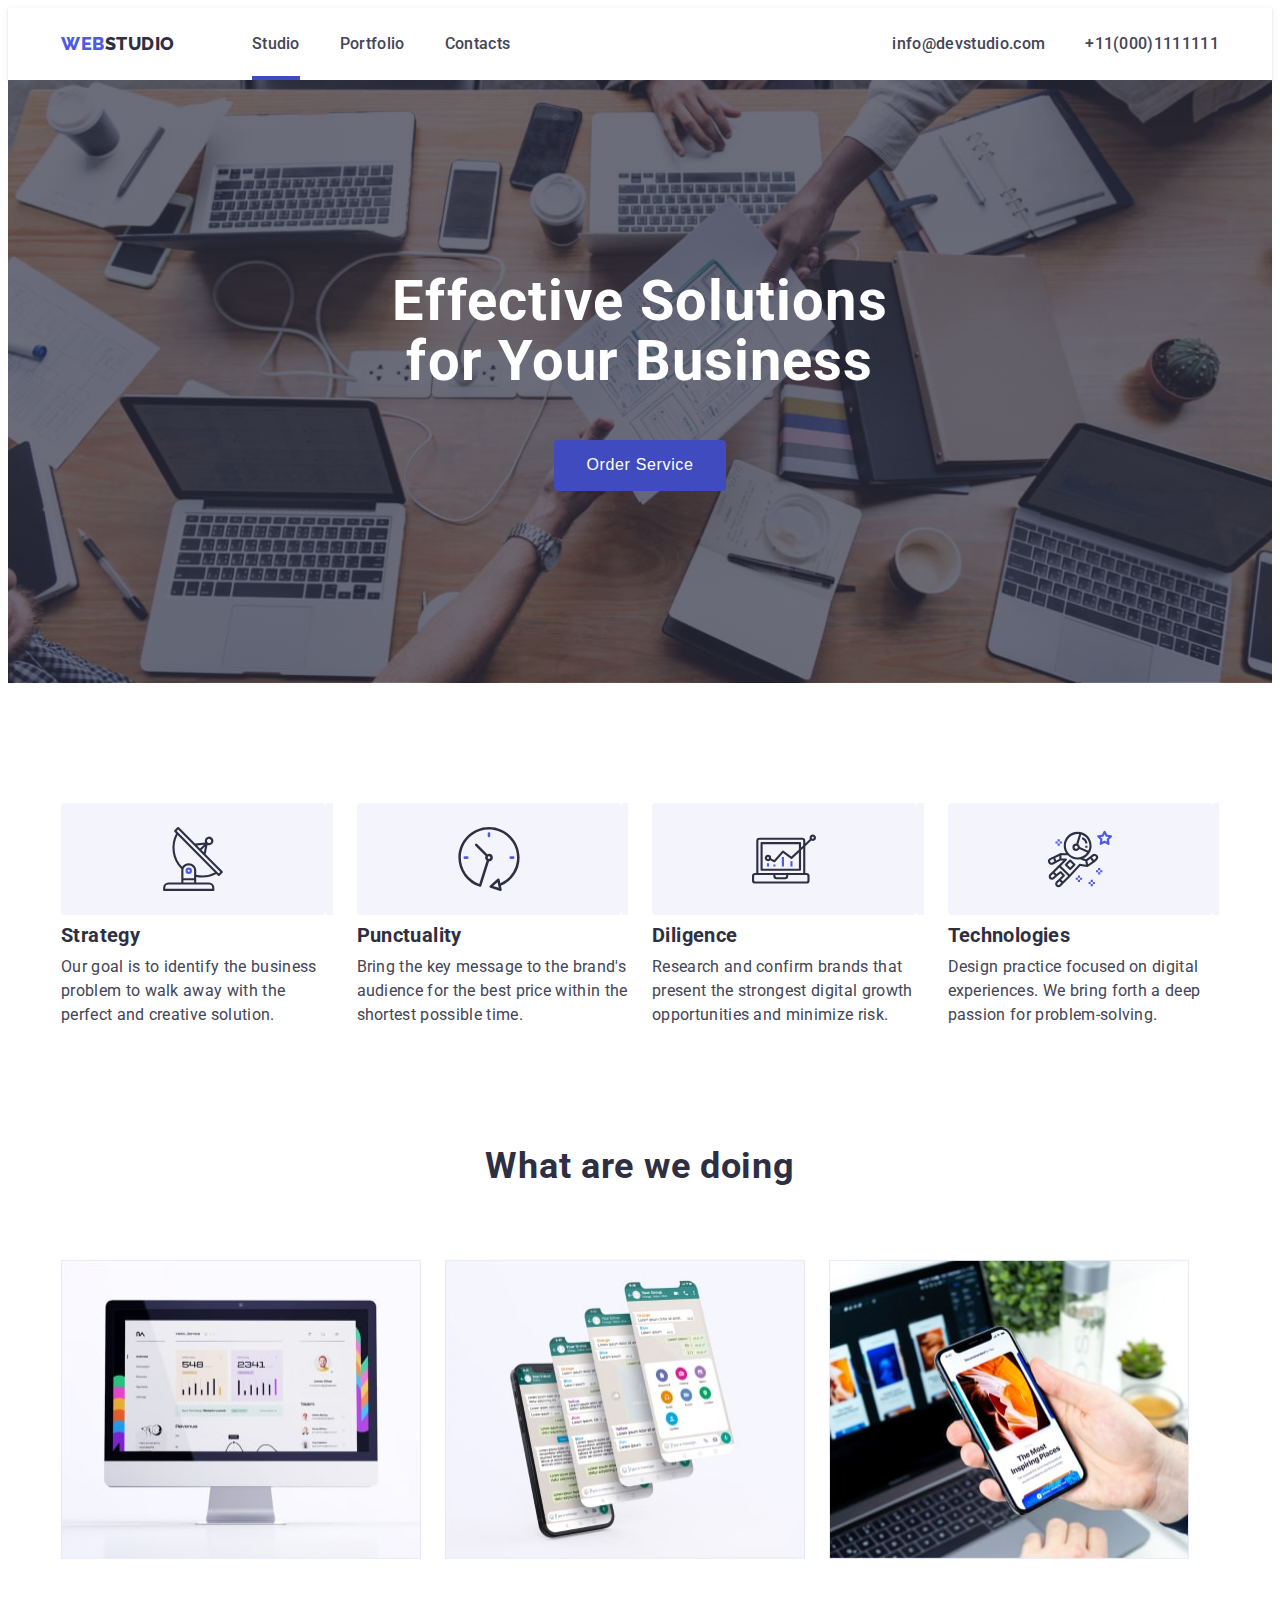
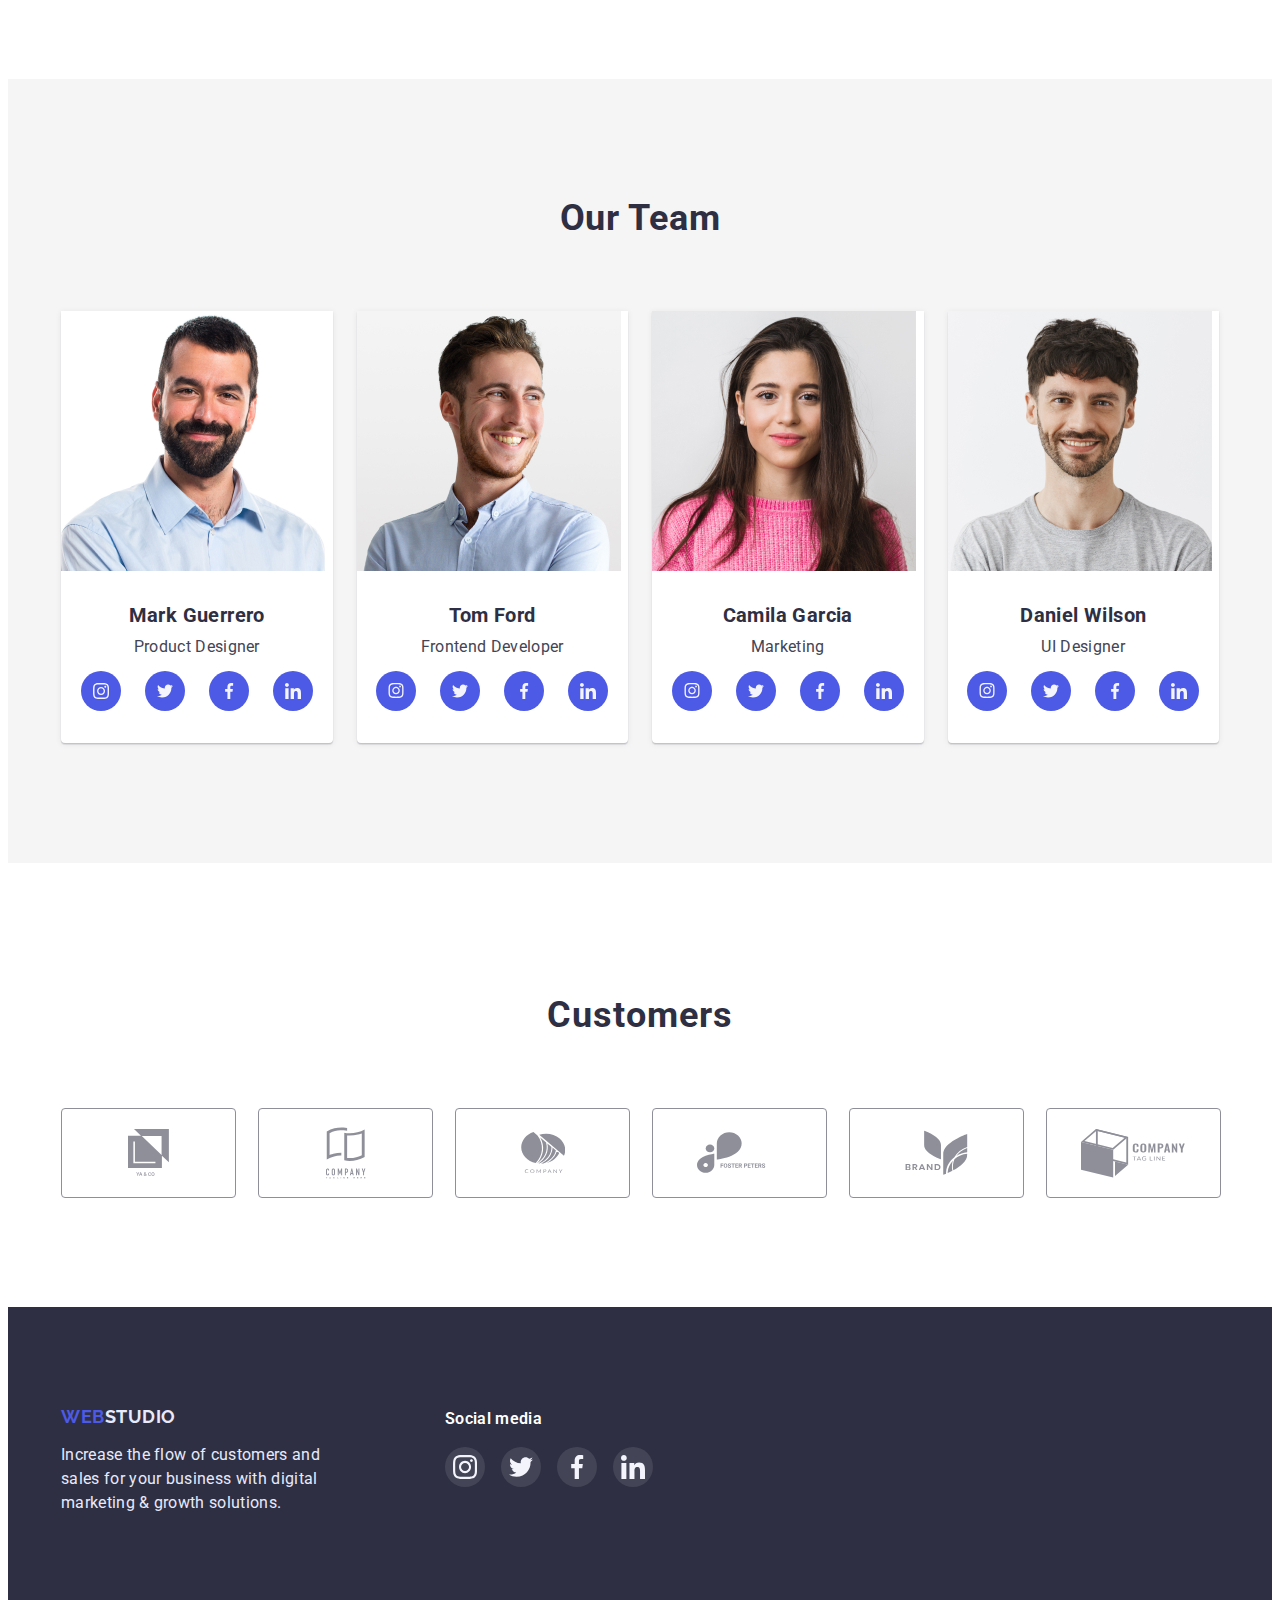
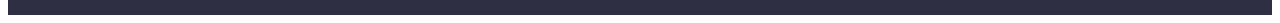
<file: index.html>
<!DOCTYPE html>
<html lang="en">
<head>
    <meta charset="UTF-8">
    <meta http-equiv="X-UA-Compatible" content="IE=edge">
    <meta name="viewport" content="width=device-width, initial-scale=1.0">
    <title>WEBSTUDIO</title>
    <link rel="preconnect" href="https://fonts.googleapis.com">
<link rel="preconnect" href="https://fonts.gstatic.com" crossorigin>
<link href="https://fonts.googleapis.com/css2?family=Raleway:wght@800&family=Roboto:wght@400;500;700;900&display=swap" rel="stylesheet">

<link rel="stylesheet" 
href="https://cdnjs.cloudflare.com/ajax/libs/modern-normalize/1.1.0/modern-normalize.min.css"
integrity="sha512-wpPYUAdjBVSE4KJnH1VR1HeZfpl1ub8YT/NKx4PuQ5NmX2tKuGu6U/JRp5y+Y8XG2tV+wKQpNHVUX03MfMFn9Q==" 
crossorigin="anonymous" referrerpolicy="no-referrer" />

<link rel="stylesheet" href="./css/style.css">
</head>
<body class="body">
    
     <header class="header">
        <div class="container header-container">
            <nav class="logo-nav">
            <a class="link-webstudio" href="/"> <span>WEB</span>STUDIO</a>
                
                <ul class="header-nav list">
                    <li class="list-item "><a class="header-link link-underline" href="./index.html">Studio</a></li>
                    <li class="list-item "><a class="header-link " href="./portfolio.html">Portfolio</a></li>
                    <li class="list-item "><a class="header-link" href="/">Contacts</a></li>
                </ul>
    
            </nav>

            <ul class="header-list list">
                <li class="list-item ">
                    <a class="header-link" href="mailto:info@devstudio.com">
                       info@devstudio.com
                    </a>
                </li>

                <li class="list-item  phone-item">
                    <a class="header-link" href="tel:+11(000)1111111">
                        
                        +11(000)1111111
                       
                    </a>
                </li>
            </ul>
             
        </div>
           

    </header>
    

    <main>
        <!--Section 1-->

        <section class="effective">
            <div class="container">
                <h1 class="tittle-effective-solutions">Effective Solutions <br> for Your Business</h1>
                <button type="button" class="btn-orderservice" data-modal-open>Order Service</button>
            </div>
              
        </section>

<!--Section2-->
        <section class="advantages section" >

            <div class="container">
                <h2 class="visually-hidden">Our advantages</h2>

           
                    <ul class="text-list list">
                        <li class="tittel-item item item-lamp ">
                            <h3 class="tittle-top">Strategy</h3>
                            <p class="text-top">Our goal is to identify the business
                                problem to walk away with the perfect and creative solution. </p>
                        </li>
                        <li class="tittle-item item icon-watch">
                            <h3 class="tittle-top">Punctuality</h3>
                            <p class="text-top">Bring the key message to the brand's audience for the best price within the shortest possible time.
                            </p>
                        </li>
                        <li class="tittle-item item icon-comp">
                            <h3 class="tittle-top">Diligence</h3>
                            <p class="text-top">Research and confirm brands that present the strongest digital growth opportunities and minimize risk.</p>
                        </li>
                        <li class="tittle-item item item-space">
                            <h3 class="tittle-top">Technologies</h3>
                            <p class="text-top">Design practice focused on digital experiences. We bring forth a deep passion for problem-solving.</p>
                        </li>
                    </ul>
                
            </div>
            
        </section>
<!--Section 3-->

<section class="gallery-section section">
    
        <div class="container">
            <h2 class="tittle-gallary-work tittle-gallery">What are we doing</h2>
            <ul class="image-list list">
                <li class="photo-item" >
                    <img  width="360" height="300" src="./images/image1.jpeg" alt="Photo 1">
                </li>
                <li class="photo-item" >
                    <img width="360" height="300" src="./images/image2.jpeg" alt="Photo 2">
                </li>
                <li class="photo-item" >
                    <img width="360" height="300" src="./images/image3.jpeg" alt="Photo 3">
                </li>
            </ul>
       
    </div>
   
   
</section>

<!--Section4-->

<section class="our-team section">
    <div class="container">
        <h2 class="tittle-team tittle-gallery">Our Team</h2>

        <ul class="image-team-list list">
         <li class="team-item">
            <img  src="./images/photon1.jpeg" alt="name1">
            <div class="team-box">
                <h3 class="tittle-top">Mark Guerrero</h3>
                <p class="text-top">Product Designer</p>


                <ul class="social-list list">
                    
                    <li class="social-item">
                        <a  href="#" class="social-link instagram" >
                           <svg width="16" height="16" class="svg-icon">
                            <use href="./images/icons.svg/symbol-defs.svg#icon-instagram"></use>
                           </svg>
                        </a>
                       
                    </li>
                    <li class="social-item">
                        <a class="social-link twitter" href="#">
                            <svg width="16" height="16" class="svg-icon">
                             <use href="./images/icons.svg/symbol-defs.svg#icon-twitter"></use>
                            </svg>
                         </a>
                    </li>
                    <li class="social-item">
                        <a  class="social-link facebook" href="#">
                            <svg width="16" height="16" class="svg-icon">
                             <use href="./images/icons.svg/symbol-defs.svg#icon-facebook"></use>
                            </svg>
                         </a>
                    </li>
                    <li class="social-item">
                        <a class="social-link linkedin" href="#">
                            <svg width="16" height="16" class="svg-icon">
                             <use href="./images/icons.svg/symbol-defs.svg#icon-linkedin"></use>
                            </svg>
                         </a>
                    </li>
                </ul>
            </div>
               
           
            
        </li>
            <li class="team-item">
                <img src="./images/photon2.jpeg" alt="name2">
               <div class="team-box">
                <h3 class="tittle-top">Tom Ford</h3>
                <p class="text-top">Frontend Developer</p>

                <ul class="social-list list">
                    
                    <li class="social-item">
                        <a  href="#" class="social-link instagram">
                           <svg width="16" height="15" class="svg-icon">
                            <use href="./images/icons.svg/symbol-defs.svg#icon-instagram"></use>
                           </svg>
                        </a>
                       
                    </li>
                    <li class="social-item">
                        <a  class="social-link twitter" href="#">
                            <svg width="16" height="16" class="svg-icon">
                             <use href="./images/icons.svg/symbol-defs.svg#icon-twitter"></use>
                            </svg>
                         </a>
                    </li>
                    <li class="social-item">
                        <a class="social-link facebook" href="#">
                            <svg width="16" height="16" class="svg-icon">
                             <use href="./images/icons.svg/symbol-defs.svg#icon-facebook"></use>
                            </svg>
                         </a>
                    </li>
                    <li class="social-item">
                        <a  class="social-link linkedin" href="#">
                            <svg width="16" height="16" class="svg-icon">
                             <use href="./images/icons.svg/symbol-defs.svg#icon-linkedin"></use>
                            </svg>
                         </a>
                    </li>
                </ul>
               </div>
                    
              
            </li>

            <li class="team-item">
                <img src="./images/photon3.jpeg" alt="name3">
             <div class="team-box">
                <h3 class="tittle-top">Camila Garcia</h3>
                <p class="text-top">Marketing</p>

                <ul class="social-list list">
                    
                    <li class="social-item">
                        <a href="#" class="social-link instagram">
                           <svg width="16" height="15" class="svg-icon">
                            <use href="./images/icons.svg/symbol-defs.svg#icon-instagram"></use>
                           </svg>
                        </a>
                       
                    </li>
                    <li class="social-item">
                        <a  class="social-link twitter" href="#">
                            <svg width="16" height="16" class="svg-icon">
                             <use href="./images/icons.svg/symbol-defs.svg#icon-twitter"></use>
                            </svg>
                         </a>
                    </li>
                    <li class="social-item">
                        <a  class="social-link facebook" href="#">
                            <svg width="16" height="16" class="svg-icon">
                             <use href="./images/icons.svg/symbol-defs.svg#icon-facebook"></use>
                            </svg>
                         </a>
                    </li>
                    <li class="social-item">
                        <a class="social-link linkedin" href="#">
                            <svg width="16" height="16" class="svg-icon">
                             <use href="./images/icons.svg/symbol-defs.svg#icon-linkedin"></use>
                            </svg>
                         </a>
                    </li>
                </ul>
             </div>
                  
            </li>

            <li class="team-item">
                <img  src="./images/photon4.jpeg" alt="name4">
                <div class="team-box">
                    <h3 class="tittle-top">Daniel Wilson</h3>
                    <p class="text-top">UI Designer</p>

                    <ul class="social-list list">
                    
                        <li class="social-item">
                            <a   href="#" class="social-link instagram">
                               <svg width="16" height="15" class="svg-icon">
                                <use href="./images/icons.svg/symbol-defs.svg#icon-instagram"></use>
                               </svg>
                            </a>
                           
                        </li>
                        <li class="social-item">
                            <a class="social-link twitter" href="#">
                                <svg width="16" height="16" class="svg-icon">
                                 <use href="./images/icons.svg/symbol-defs.svg#icon-twitter"></use>
                                </svg>
                             </a>
                        </li>
                        <li class="social-item">
                            <a  class="social-link facebook" href="#">
                                <svg width="16" height="16" class="svg-icon">
                                 <use href="./images/icons.svg/symbol-defs.svg#icon-facebook"></use>
                                </svg>
                             </a>
                        </li>
                        <li class="social-item">
                            <a  class="social-link linkedin" href="#">
                                <svg width="16" height="16" class="svg-icon">
                                 <use href="./images/icons.svg/symbol-defs.svg#icon-linkedin"></use>
                                </svg>
                             </a>
                        </li>
                    </ul>
                
                </div>
                    
               
            </li>
        </ul>
    

    </div>
    
       
   
</section>

<!--Section5-->

<section class="clients-section">
    <div class="container">
        <h3 class="tittle-customers">Customers</h3>

        <ul class="client-list list">
           <li class="clients-item">
            <a class="clients-link" href="#">
                <svg class="svg-client-icon" width="41" height="47">
                    <use href="./images/icons.svg/symbol-defs3.svg#icon-ya-co">
                    </use>
                </svg>
            </a>
           </li>

            <li class="clients-item">
                <a class="clients-link" href="#">
                    <svg class="svg-client-icon" width="40" height="52" >
                        <use href="./images/icons.svg/symbol-defs3.svg#icon-tag-line">
        
                        </use>
                    </svg>
                </a>
            </li>

            <li class="clients-item">
                <a class="clients-link" href="#">
                    <svg class="svg-client-icon" width="44" height="41">
                        <use href="./images/icons.svg/symbol-defs3.svg#icon-company">
        
                        </use>
                    </svg>
                </a>
            </li>

            <li class="clients-item">
                <a class="clients-link" href="#">
                    <svg class="svg-client-icon" width="84" height="41" >
                        <use href="./images/icons.svg/symbol-defs3.svg#icon-foster">
        
                        </use>
                    </svg>
                </a>
            </li>

            <li class="clients-item">
                <a class="clients-link" href="#">
                    <svg class="svg-client-icon" width="63" height="45" >
                        <use href="./images/icons.svg/symbol-defs3.svg#icon-brand">
        
                        </use>
                    </svg>
                </a>
            </li>

            <li class="clients-item">
                <a class="clients-link" href="#">
                    <svg class="svg-client-icon" width="104" height="56">
                        <use href="./images/icons.svg/symbol-defs3.svg#icon-tag">
        
                        </use>
                    </svg>
                </a>
            </li>
        </ul>
    </div>
    
</section>

    </main>

    <footer class="footer section">
        <div class="container box-footer">
            <div class="web-footer-box">
                <a class="link-webstudio-footer" href="./index.html"> <span>WEB</span>STUDIO</a>
                <p class="text-footer">
                    Increase the flow of customers and sales for your business with digital marketing & growth solutions.
                </p>
            </div>
            
            <div class="media-box">
                <h3 class="tittle-media-footer">Social media</h3>
               
                <ul class="media-footer-list list">
                        <li class="media-footer-item">
                            <a class="media-footer-link" href="#">
                                <svg class="svg-media" width="24" height="24">
                                    <use href="./images/icons.svg/symbol-defs.svg#icon-instagram">

                                    </use>
                                </svg>
                            </a>
                        </li>
                            <li class="media-footer-item">
                                <a class="media-footer-link" href="#">
                                    <svg class="svg-media" width="24" height="24">
                                        <use href="./images/icons.svg/symbol-defs.svg#icon-twitter">
    
                                        </use>
                                    </svg>
                                </a>
                        </li>
                        <li class="media-footer-item">
                            <a class="media-footer-link" href="#">
                                <svg class="svg-media" width="24" height="24">
                                    <use href="./images/icons.svg/symbol-defs.svg#icon-facebook">

                                    </use>
                                </svg>
                            </a>
                     </li>

                     <li class="media-footer-item">
                        <a class="media-footer-link" href="#">
                            <svg class="svg-media" width="24" height="24">
                                <use href="./images/icons.svg/symbol-defs.svg#icon-linkedin">

                                </use>
                            </svg>
                        </a>
                  </li>
              </ul>   
            
            </div>
        </div>

       

    </footer>

    <!-- modal -->

    <div class="backdrop is-hidden" data-modal >
        <div class="modal" >
            <button data-modal-close type="button" class="modal-btn" >
                <svg class="modal-icon" width="8" height="8">
                    <use href="./images/icons.svg/symbol-defs1.svg#icon-modal-icon"></use>
                </svg>
            </button>

        </div>
    </div>

<script src="./js/modal.js"></script>

</body>
</html>
</file>
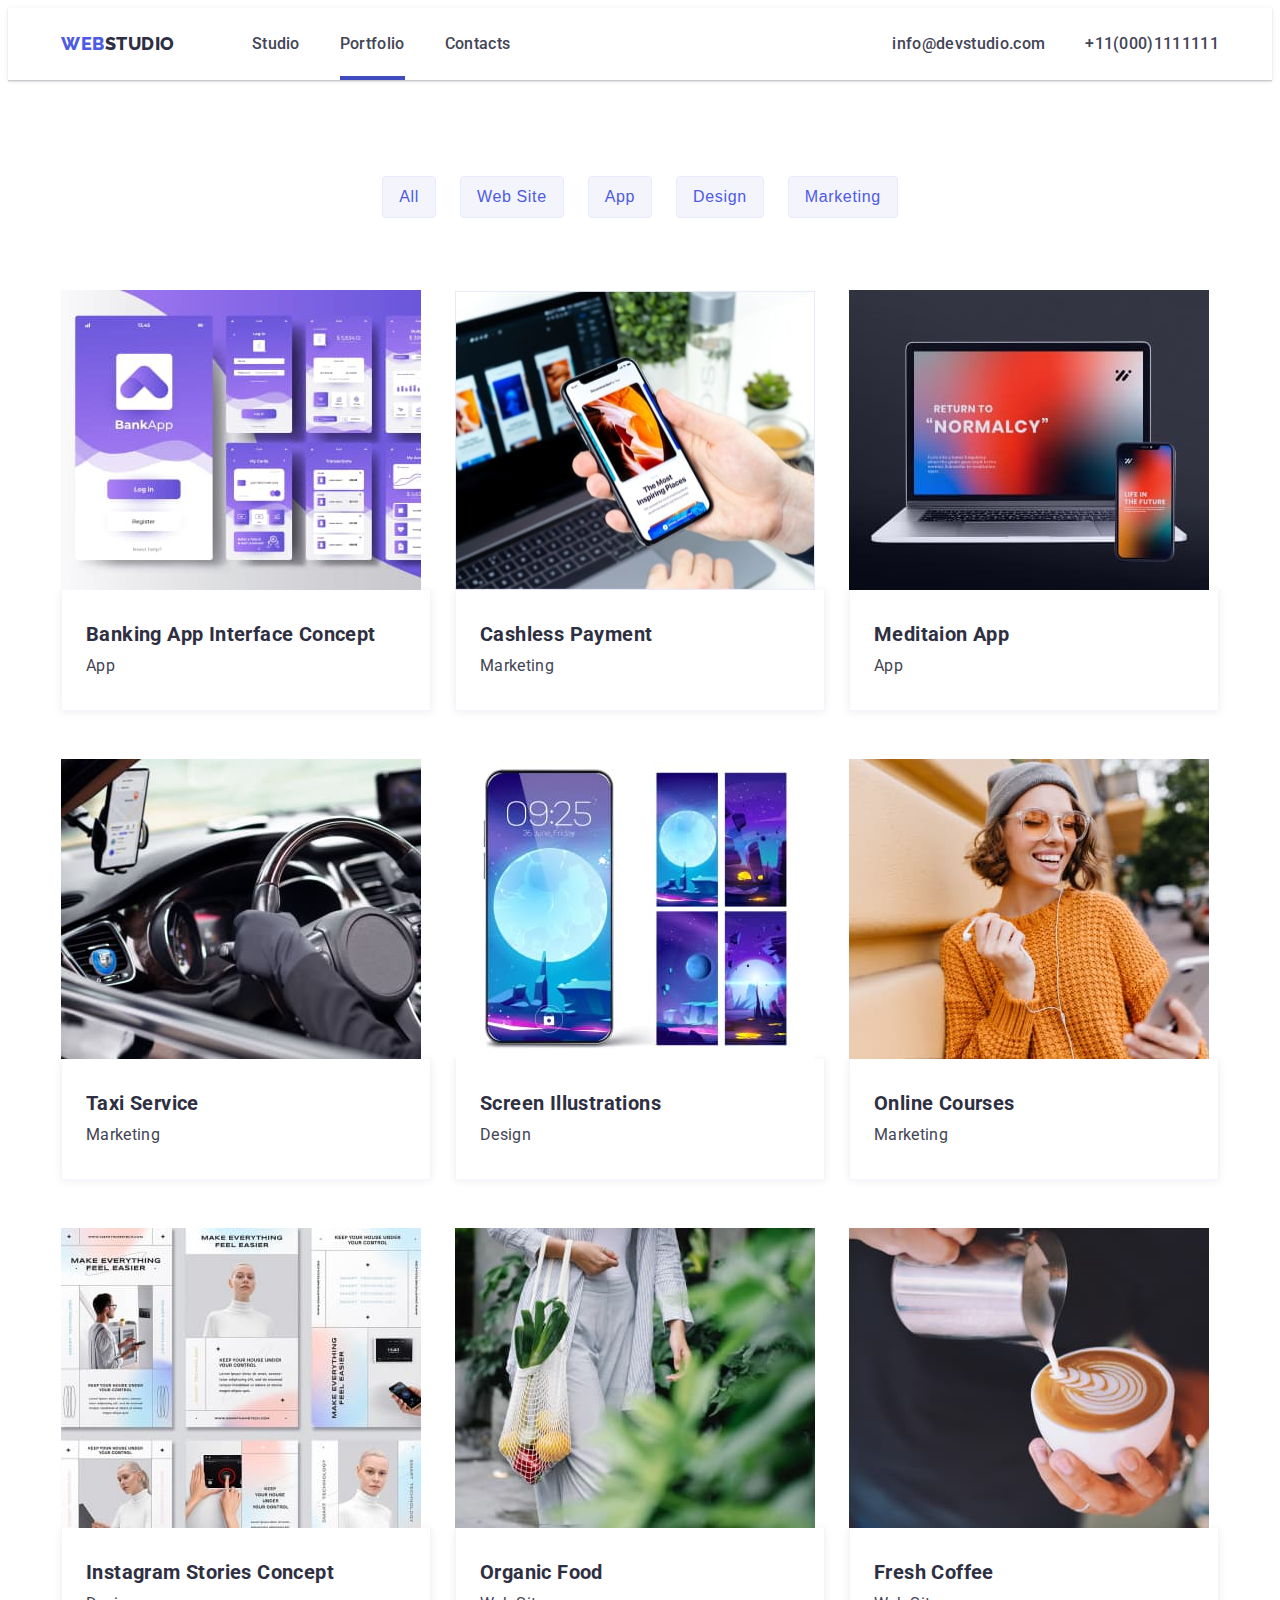
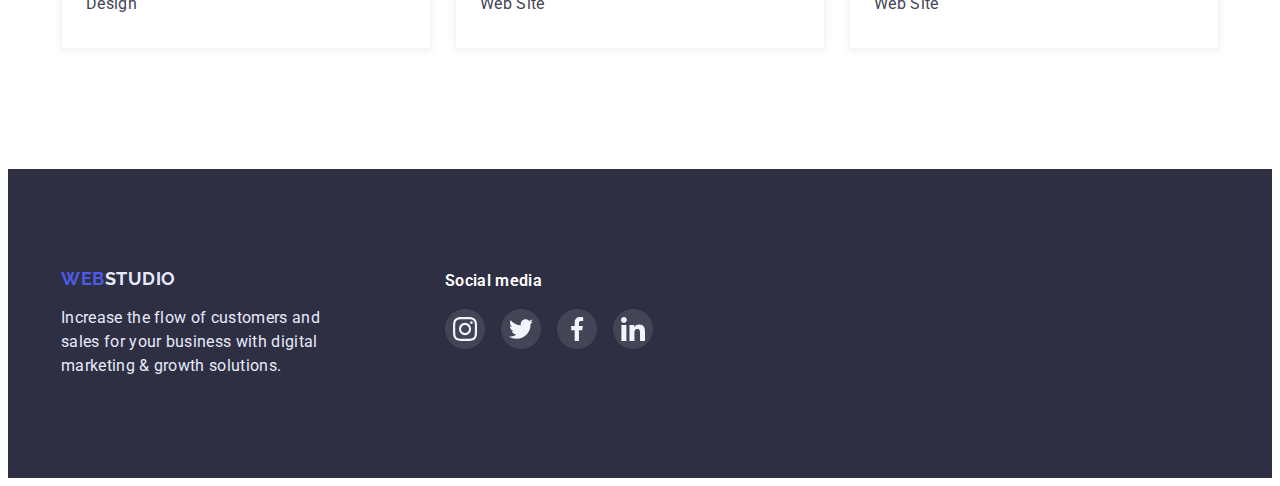
<file: portfolio.html>
<!DOCTYPE html>
<html lang="en">
<head>
    <meta charset="UTF-8">
    <meta http-equiv="X-UA-Compatible" content="IE=edge">
    <meta name="viewport" content="width=device-width, initial-scale=1.0">
    <title>Portfolio</title>
    <link rel="preconnect" href="https://fonts.googleapis.com">
<link rel="preconnect" href="https://fonts.gstatic.com" crossorigin>
<link href="https://fonts.googleapis.com/css2?family=Raleway:wght@800&family=Roboto:wght@400;500;700;900&display=swap" rel="stylesheet">

<link rel="stylesheet" 
href="https://cdnjs.cloudflare.com/ajax/libs/modern-normalize/1.1.0/modern-normalize.min.css"
integrity="sha512-wpPYUAdjBVSE4KJnH1VR1HeZfpl1ub8YT/NKx4PuQ5NmX2tKuGu6U/JRp5y+Y8XG2tV+wKQpNHVUX03MfMFn9Q==" 
crossorigin="anonymous" referrerpolicy="no-referrer" />

 <link rel="stylesheet" href="./css/style.css">
</head>
<body>
   
    <header class="header">
        <div class="container header-container">
            <nav class="logo-nav">
               <a class="link-webstudio" href="/"> <span>WEB</span>STUDIO</a>
                
                <ul class="header-nav list">
                    <li class="list-item "><a class="header-link" href="./index.html">Studio</a></li>
                    <li class="list-item "><a class="header-link link-underline" href="./portfolio.html">Portfolio</a></li>
                    <li class="list-item "><a class="header-link  " href="/">Contacts</a></li>
                </ul>
    
            </nav>

            <ul class="header-list list">
                <li class="list-item ">
                    <a class="header-link" href="mailto:info@devstudio.com">
                        info@devstudio.com
                    </a>
                </li>

                <li class="list-item ">
                    <a class="header-link" href="tel:+11(000)1111111">
                       
                        +11(000)1111111
                    </a>
                </li>
            </ul>
             
        </div>
           

    </header>
    


    <main>
        
<!--Gallery-->

<section class="gallery">
    <div class="container">
        <h1 class="visually-hidden">Our Portfolio</h1>
        
            <ul class="portfolio-list list">
                <li class="btn-item"><button type="button" class="btn">All</button></li>
                <li class="btn-item"><button type="button" class="btn" >Web Site</button></li>
                <li class="btn-item"><button type="button" class="btn">App</button></li>
                <li class="btn-item"><button type="button" class="btn">Design</button></li>
                <li class="btn-item"><button type="button" class="btn">Marketing</button></li>
            </ul>
       
      
    
        <ul class="gallery-list list">
            
                <li class="gallery-item">
                    <div class="overlay">
                        <a class="gallery-link" href="">
                            
                            <img   width="360" height="300"
                             src="./images/img1.jpeg" alt="app picture1">
                             <div class="overlay-box">
                                <p class="overlay-text">
                                    14 Stylish and User-Friendly App Design Concepts · 
                                    Task Manager App · Calorie Tracker App ·
                                     Exotic Fruit Ecommerce App · Cloud Storage App
                                </p>
                             </div>
                      
                    </div>
                        
                            
                            <div class="border">
                             <h3 class="tittle-top">Banking App Interface Concept</h3>
                             <p class="text-top">App</p>
                           </div>
                        </a> 
                   
                 </li>
            
          

            <li class="gallery-item">
                    <div class="overlay">
                       <a class="gallery-link" href="">
                        <img  width="360" height="300"
                        src="./images/img6.jpeg" alt="app picture2">
                        <div class="overlay-box">
                            <p class="overlay-text">
                                14 Stylish and User-Friendly App Design Concepts · 
                                Task Manager App · Calorie Tracker App ·
                                 Exotic Fruit Ecommerce App · Cloud Storage App
                            </p>
                        </div>
                       
                    </div>

                    <div class="border">   
                    <h3 class="tittle-top">Cashless Payment</h3>
                    <p class="text-top">Marketing</p>
                    </div>
                </a>
                   
               
            </li>

            <li class="gallery-item">
                <div class="overlay">
                    <a class="gallery-link" href=""> 
               
                        <img  width="360" height="300" 
                        src="./images/img3.jpeg" alt="app picture3">
                        <div class="overlay-box">
                            <p class="overlay-text">
                                14 Stylish and User-Friendly App Design Concepts · 
                                Task Manager App · Calorie Tracker App ·
                                 Exotic Fruit Ecommerce App · Cloud Storage App
                            </p>
                        </div>
                </div>
               
                  
                <div class="border">
                    <h3 class="tittle-top">Meditaion App</h3>
                    <p class="text-top">App</p>
                </div> 
              
               </a>
               
            </li>

               <li class="gallery-item">

                <div class="overlay">
                       <a class="gallery-link" href="">
                        <img width="360" height="300"
                         src="./images/pic1.jpeg" 
                         alt="marketing picture1">

                         <div class="overlay-box">
                            <p class="overlay-text">
                                14 Stylish and User-Friendly App Design Concepts · 
                                Task Manager App · Calorie Tracker App ·
                                 Exotic Fruit Ecommerce App · Cloud Storage App
                            </p>
                         </div>
                </div>
              
               

                   <div class="border">
                    <h3 class="tittle-top">Taxi Service</h3>
                    <p class="text-top">Marketing</p>
                   </div>
                   
                </a>
            </li>
    
            <li class="gallery-item">

                <div class="overlay">
                    <a class="gallery-link" href="">
                        <img width="360" height="300" 
                        src="./images/pic2.jpeg" alt="marketing picture2">

                        <div class="overlay-box">
                            <p class="overlay-text">
                                14 Stylish and User-Friendly App Design Concepts · 
                                Task Manager App · Calorie Tracker App ·
                                 Exotic Fruit Ecommerce App · Cloud Storage App
                            </p>
                        </div>
                </div>
                
                   <div class="border">
                    <h3 class="tittle-top">Screen Illustrations</h3>
                    <p class="text-top">Design</p>
                   </div>
                    
                </a>
            </li>

            <li class="gallery-item">

                <div class="overlay">
                    <a class="gallery-link" href="">
                        <img width="360" height="300" 
                        src="./images/pic3.jpeg" alt="marketing picture3">

                        <div class="overlay-box">
                            <p class="overlay-text">
                                14 Stylish and User-Friendly App Design Concepts · 
                                Task Manager App · Calorie Tracker App ·
                                 Exotic Fruit Ecommerce App · Cloud Storage App
                            </p>
                        </div>
                </div>
               

                    <div class="border">
                        <h3 class="tittle-top">Online Courses</h3>
                        <p class="text-top">Marketing</p>
                    </div>
                   
                </a>
            </li>

            <li class="gallery-item">

                <div class="overlay">
                    <a class="gallery-link" href="">
                        <img width="360" height="300" 
                        src="./images/photo1.jpeg" alt="design picture3">

                        <div class="overlay-box">
                            <p class="overlay-text">
                                14 Stylish and User-Friendly App Design Concepts · 
                                Task Manager App · Calorie Tracker App ·
                                 Exotic Fruit Ecommerce App · Cloud Storage App
                            </p>
                        </div>
                </div>


                    <div class="border">
                        <h3 class="tittle-top">Instagram Stories Concept</h3>
                        <p class="text-top">Design</p>
                    </div>
                    
                </a>
            </li>

            
    
            <li class="gallery-item">

                <div class="overlay">
                    <a class="gallery-link" href="">
                        <img width="360" height="300"
                        src="./images/photo2.jpeg" alt="design picture2">

                        <div class="overlay-box">
                            <p class="overlay-text">
                                14 Stylish and User-Friendly App Design Concepts · 
                                Task Manager App · Calorie Tracker App ·
                                 Exotic Fruit Ecommerce App · Cloud Storage App
                            </p>
                        </div>
                </div>


                   <div class="border" >
                    <h3 class="tittle-top">Organic Food</h3>
                    <p class="text-top">Web Site</p>
                   </div>
                   
                </a>
            </li>

            <li class="gallery-item">

                <div class="overlay">
                    <a class="gallery-link" href="">
                        <img width="360" height="300" 
                        src="./images/photo3.jpeg" alt="design picture3">

                        <div class="overlay-box">
                            <p class="overlay-text">
                                14 Stylish and User-Friendly App Design Concepts · 
                                Task Manager App · Calorie Tracker App ·
                                 Exotic Fruit Ecommerce App · Cloud Storage App
                            </p>
                        </div>
                </div>


                    <div class="border">
                        <h3 class="tittle-top">Fresh Coffee</h3>
                        <p class="text-top">Web Site</p>
                    </div>
                    
                </a>
            </li>
        </ul>
    </div>

    

</section>

   </main>

  
   <footer class="footer section">
    <div class="container box-footer">
        <div class="web-footer-box">
            <a class="link-webstudio-footer" href="./index.html"> <span>WEB</span>STUDIO</a>
            <p class="text-footer">
                Increase the flow of customers and sales for your business with digital marketing & growth solutions.
            </p>
        </div>
        
        <div class="media-box">
            <h3 class="tittle-media-footer">Social media</h3>
           
            <ul class="media-footer-list list">
                    <li class="media-footer-item">
                        <a class="media-footer-link">
                            <svg class="svg-media" width="24" height="24">
                                <use href="./images/icons.svg/symbol-defs.svg#icon-instagram">

                                </use>
                            </svg>
                        </a>
                    </li>
                        <li class="media-footer-item">
                            <a class="media-footer-link">
                                <svg class="svg-media" width="24" height="24">
                                    <use href="./images/icons.svg/symbol-defs.svg#icon-twitter">

                                    </use>
                                </svg>
                            </a>
                    </li>
                    <li class="media-footer-item">
                        <a class="media-footer-link">
                            <svg class="svg-media" width="24" height="24">
                                <use href="./images/icons.svg/symbol-defs.svg#icon-facebook">

                                </use>
                            </svg>
                        </a>
                 </li>

                 <li class="media-footer-item">
                    <a class="media-footer-link">
                        <svg class="svg-media" width="24" height="24">
                            <use href="./images/icons.svg/symbol-defs.svg#icon-linkedin">

                            </use>
                        </svg>
                    </a>
              </li>
          </ul>   
        
        </div>
    </div>

   

</footer>

</body>
</html>
</file>
<file: css/style.css>
:root {
    --color-text: #2E2F42;
    --color-light: #FFFFFF;
    --color-btn: #4D5AE5;
    --color-contacts: #434455;
    --color-footer: #E7E9FC;
    --color-grey: #F4F4FD;
    --color-backround: #F5F5F5;
    --color-icon-grey: #8E8F99;
    --pad-bot:120px;
    --anim-fast: 250ms cubic-bezier(0.4, 0, 0.2, 1);
    --anim-slow: 800ms cubic-bezier(0.4, 0, 0.2, 1);
    
   
   
}

::before,
::after {
box-sizing: border-box;
margin: 0;
padding: 0;
}

img {
    display: block;
    max-width: 100%;
}

.section
{
  padding-top: 120px;

   }


h1,h2,h3,h4,h5,h6,p,ul 
{
    margin-bottom: 0;
    margin-top: 0;
}

.container
{
    width: 1158px;
    margin: 0 auto;
    padding-left: 15px;
    padding-right: 15px;
   
    /* outline: 1px solid red; */
}

.header-container
 {
   
    display: flex;
    align-items: center;  
    
}



.logo-nav 
{
    display: flex;
    align-items: center;
}
.header-list
{
    position: relative;

    display: flex;
    align-items: center;
    margin-left: auto;
    padding-left: 0;
}


.header-nav
{
    position: relative;

    display: flex;
    align-items: center;
    margin-left: 77px;
    padding-left: 0;
    
}

.link-underline::after
{
    content: '';

    position: absolute;
    left: 0;
    bottom: 0;

    display: block;
    width: 100%;
    height: 4px;
    background-color:#404BBF;
    opacity: 1;
}

.image-list, 
.image-team-list,
.text-list,
.portfolio-list
{
    display: flex; 
}


body 
{
    font-family: "Roboto", sans-serif;
    background-color: var(--color-light);
}

/* header css 2 pages */

.link-webstudio
{ 
    padding-top: 24px;
    padding-bottom: 24px;

    font-family: "Raleway", sans-serif;
    font-weight: 800;
    font-size: 18px;
    line-height:1.13;
    letter-spacing: 0.03em;
    text-transform: uppercase;
    color:var(--color-text);
    text-decoration: none; 
}

.link-webstudio span {
 color: var(--color-btn);

 }

.list 
{
    list-style: none;
}

.list-item+ .list-item {
    margin-left: 40px;
}

.list-item
{
    position: relative;
}

.text-list
{
    column-gap: 24px;
    padding: 0;
    margin: auto;
}
 .item 
{
    flex-basis:  calc((100% - 72px) / 4);
}

.header
{
    margin: 0 auto;
    
    box-shadow: 0px 2px 1px rgba(46, 47, 66, 0.08),
    0px 1px 1px rgba(46, 47, 66, 0.16), 
    0px 1px 6px rgba(46, 47, 66, 0.08);
}

.header-link
{ 
    display: flex;
    align-items: center;
    justify-content: center;
    padding-top: 24px;
    padding-bottom: 24px;

  font-weight: 500;
  font-size: 16px;
  line-height: 1.5;
  letter-spacing: 0.02em;
  color: var(--color-contacts);
  text-decoration: none;
   
 transition: color var(--anim-fast);

 

}

.header-link:hover,
.header-link:focus 
{
color: var(--color-btn);
}



/* tittles */

.visually-hidden
 {
    position: absolute;
    white-space: nowrap;
    width: 1px;
    height: 1px;
    overflow: hidden;
    border: 0;
    padding: 0;
    clip: rect(0 0 0 0);
    clip-path: inset(50%);
    margin: -1px;
}
   

/* button-css 2 pages */

.portfolio-list
{
    padding-left: 0;
margin-bottom: 72px;
justify-content: center;
align-items: flex-start;   
}

.btn-orderservice
{
padding: 16px 32px;
border-radius: 4px;
border: transparent;

font-weight: 500;
font-size: 16px;
line-height: 1.18;
letter-spacing: 0.04em;
color:var(--color-light);
background: #404BBF;
cursor: pointer;

transition: color var(--anim-fast),background-color var(--anim-fast),
box-shadow var(--anim-fast);

}

 .btn-orderservice:hover,
 .btn-focus
{
    background-color:var(--color-btn);
    box-shadow: 0px 4px 4px rgba(0, 0, 0, 0.15);
}

.btn
 {
    padding: 8px 16px;
    border: 1px solid var(--color-footer);

    font-weight: 500;
    font-size: 16px;
    line-height: 1.5;
    letter-spacing: 0.04em;
    border-radius: 4px;
    background: var(--color-grey);
    color: var(--color-btn);  
    cursor: pointer;

    transition: color var(--anim-fast),
    background-color var(--anim-fast), box-shadow var(--anim-slow);
    
 
       
}

.btn:hover,
.btn:focus
 {
    background-color: var(--color-btn);
    color: var(--color-light);
    box-shadow: 0px 2px 0px rgba(4, 4, 22, 0.08);
}

.btn-item 
{
    margin-right: 24px;
}
.btn-item:last-child
{
    margin-right: 0;
}

/* tittles and texts css 2 pages */


.tittle-effective-solutions 
{
    margin-top: 0;
    margin-bottom: 48px;

    font-weight: 700;
    font-size: 56px;
    line-height: 1.07;
    letter-spacing: 0.02em;
    color: var(--color-light);

    
}



    .effective
    {
        text-align: center;
        padding-top: 192px;
        padding-bottom: 192px;
       background-image:linear-gradient(rgba(46,47,66,0.7), rgba(46,47,66,0.7)),
     url(../images/effective-img\ .jpeg);
       background-size: cover;
       background-position: center;
       background-repeat: no-repeat;
       max-width: 1440px;
       margin: 0 auto;

    }

   

 .image-team-list 
 {
    padding: 0;
    margin: auto;
    column-gap: 24px;
 }

    .team-item 
{
    flex-basis: calc((100% - 72px) /4);
    background-color:var(--color-light);
    text-align: center;
    box-shadow: 0px 1px 6px rgba(46, 47, 66, 0.08),
    0px 1px 1px rgba(46, 47, 66, 0.16), 0px 2px 1px rgba(46, 47, 66, 0.08);
    border-radius: 0px 0px 4px 4px;

}


.team-box
{
    padding-top: 32px;
    padding-bottom: 32px;
}

.image-list
{
    padding-left: 0;
}

.photo-item
{
    padding: 0;
    margin-right: 24px;
}

.photo-item:last-child
{
    margin-right: 0;
}

.item::before
{
  display: block;
  content: "";
  height: 112px;
  margin-bottom: 8px;
  background-image: url(../images/Icon-lamp.svg);
}
.icon-watch::before
{    
    background-image: url(../images/Icon-whatch.svg);
}
.icon-comp::before
{
    background-image: url(../images/Icon-comp.svg);
}
.item-space:last-child::before
{
    background-image: url(../images/Icon-space.svg);
}

/* social-icons */

.social-list 
{
    display: flex;
    justify-content:center;
    margin-top: 12px;
    padding-left: 0;
    column-gap: 24px; 
}

.social-link
{
    width: 40px;
    height: 40px;

    display: flex;
    align-items: center;
    border-radius: 50%;
    justify-content: space-around;
    background-color: #4D5AE5 ;
    color: var(--color-grey);
    
}

.svg-icon 
{
fill: currentColor;

}


.our-team 
{
    background:var(--color-backround);
    padding-top: 120px;
    padding-bottom: 120px;
}


.tittle-top
{ 

    font-weight: 700;
    font-size: 20px;
    line-height: 1.2;
    letter-spacing: 0.02em;
    color: var(--color-text);
}

.text-top
{   margin-top: 8px;

   font-size: 16px;
   line-height: 1.5;
   letter-spacing: 0.02em;
   color:var(--color-contacts);
}

.gallery-section
{
    padding-bottom: 120px;
}

.gallery-list
{
    
    display: flex;
    flex-wrap: wrap; 

    margin: auto;
    padding: 0;
    row-gap: 48px;
    column-gap: 24px; 
}

.gallery-item
{ 
    width: calc((100% - 48px) /3 );
   
}

.gallery
{
    padding-top: 96px;
    padding-bottom: 120px;
}

.gallery-link
{
    
    display: block;
    text-decoration: none;
    box-shadow: 0px 1px 8px rgba(46, 47, 66, 0.08); 


    transform: color var(--anim-fast),
    backround-color var(--anim-fast),
    box-shadow var(--anim-fast);
}


   

 .gallery-link:hover,
 .gallery-link:focus
 {
    background-color: ;:var(--color-light);
    box-shadow: 0px 1px 6px rgba(46, 47, 66, 0.08),
    0px 1px 1px rgba(46, 47, 66, 0.16),
    0px 2px 1px rgba(46, 47, 66, 0.08);

}
 

   


.tittle-gallery 
{
 margin-bottom: 72px;
 text-align: center;

 font-weight: 700;
 font-size: 36px;
 line-height: 1.11;
 letter-spacing: 0.02em;
 color: var(--color-text);

}


.border 
{
    border: 0.5px solid #F4F4FD;
    border-top: none;
    padding: 32px 24px;
}


/* Section5 */

.clients-section
{
    padding-top: 131px;
    padding-bottom: 109px;
    background-color: var(--color-light);
}

.container {
}
.tittle-customers 
{
    margin-bottom: 72px;
    text-align: center;

 font-weight: 700;
 font-size: 36px;
 line-height: 42px;
 text-align: center;
 letter-spacing: 0.03em;
 color: #2E2F42;

}
.client-list 
{
    margin: 0 auto;
    padding-left: 0;
    display: flex;
    align-items: center;
    justify-content: center;
    column-gap: 24px;
}
.list 
{
    
}
.clients-item 
{
   width: calc((100% - 120px) /6 );
}
.clients-link 
{
    
    width: 100%;
    height: 88px;
    padding: 0;

    display: flex;
    align-items: center;
    justify-content: center;
    background: var(--color-light);
    color: var(--color-icon-grey);
    border: 1px solid #8E8F99;
    border-radius: 4px;

   transition: color var(--anim-fast),
   border-color var(--anim-fast);
   
   
    
}

.clients-link:hover,
.clients-link:focus
{
    color: var(--color-btn);
    border-color: var(--color-btn);
}
.svg-client-icon 

{ 
fill:currentColor;
}

/* footer css 2 pages */



.footer
{
    background: var(--color-text);
    padding-bottom: 100px;
    padding-top: 100px;
    margin-left: auto;
    margin-right: auto;  
}

.link-webstudio-footer
{
    

    font-family: "Raleway", sans-serif;
    font-weight: 700;
    font-size: 18px;
    line-height: 1.16;
    letter-spacing: 0.03em;
    text-transform: uppercase;
    color: var(--color-footer);
    text-decoration: none;
}

.link-webstudio-footer span 
{
    color: var(--color-btn);
}
.text-footer
{
    width: 264px;
    margin-top: 16px;
  

    font-weight: 400;
    font-size: 16px;
    line-height: 1.5;
    letter-spacing: 0.02em;
    color:var(--color-footer);
}

.box-footer 
{
    display: flex; 
}

.media-box
{
    width: 208px;
    height: 80px;
    margin-left: 120px;   
}

.tittle-media-footer 
{
    font-weight: 600;
    font-size: 16px;
    line-height: 1.5;
    letter-spacing: 0.02em;
    color: var(--color-light);
}
.media-footer-list 
{
    display: flex;
    width: 100%;
    column-gap: 16px;
    padding-left: 0;
    margin-top: 16px;
    
}

.media-footer-item 
{
    display: flex;
    align-items: center;
    justify-content: center;
}
.media-footer-link 
{
    width: 40px;
    height: 40px;

    display: flex;
    align-items: center;
    justify-content: center;
    border-radius: 50%;
    background: rgba(255, 255, 255, 0.1);
    color:var(--color-grey);
    cursor: pointer;

   transition: color var(--anim-fast), 
   background-color var(--anim-fast);
}


.media-footer-link:hover,
.media-footer-link:focus
{
    background-color: #31D0AA;;
}
.svg-media 
{
    fill:currentColor;
}

/* modal */

.backdrop
{
    position: fixed;
    top: 0;
    left: 0;

    width: 100%;
    height: 100%;
    background-color: rgba(46, 47, 66, 0.4);
    
    transition: visibility var(--anim-slow), opacity var(--anim-slow)
   
    
}

.backdrop.is-hidden
{
    visibility: hidden;
    opacity: 0;
    pointer-events: none;
}


.modal
{
 position: absolute;

 width: 408px;
 min-height: 576px;

 top: 50%;
 left: 50%;
 
 transform: translate(-50%, -50%);

 background: #FCFCFC;
 box-shadow: 0px 1px 1px rgba(0, 0, 0, 0.14), 0px 1px 3px rgba(0, 0, 0, 0.12),
  0px 2px 1px rgba(0, 0, 0, 0.2);
 border-radius: 4px;

}

.modal-btn
{
    width: 24px;
    height: 24px;

    display: flex;
    align-items: center;
    justify-content: center;
    background: #E7E9FC;
    border: 1px solid rgba(0, 0, 0, 0.1);
    border-radius: 50%;

    position: absolute;
    top: 10px;
    right: 10px;
    cursor: pointer;

}

/* overlay */

.overlay
{
position: relative;
overflow: hidden;
}

.overlay-box
{
    position: absolute;
    top: 0;
    left: 0;
    background-color: var(--color-btn);
    height: 100%;
    width: 100%;
    transform: translateY(100%);

    transition: transform 500ms cubic-bezier(0.4, 0, 0.2, 1);
}



.gallery-item:hover .overlay-box
{
     transform: translateY(0);
   
}
.overlay-text
{
 font-weight: 400;
 font-size: 16px;
 line-height: 1.5;
 letter-spacing: 0.02em;
 color:var(--color-grey);
 padding-left: 32px;
 padding-right: 32px;
 padding-top: 20px;

}
</file>
